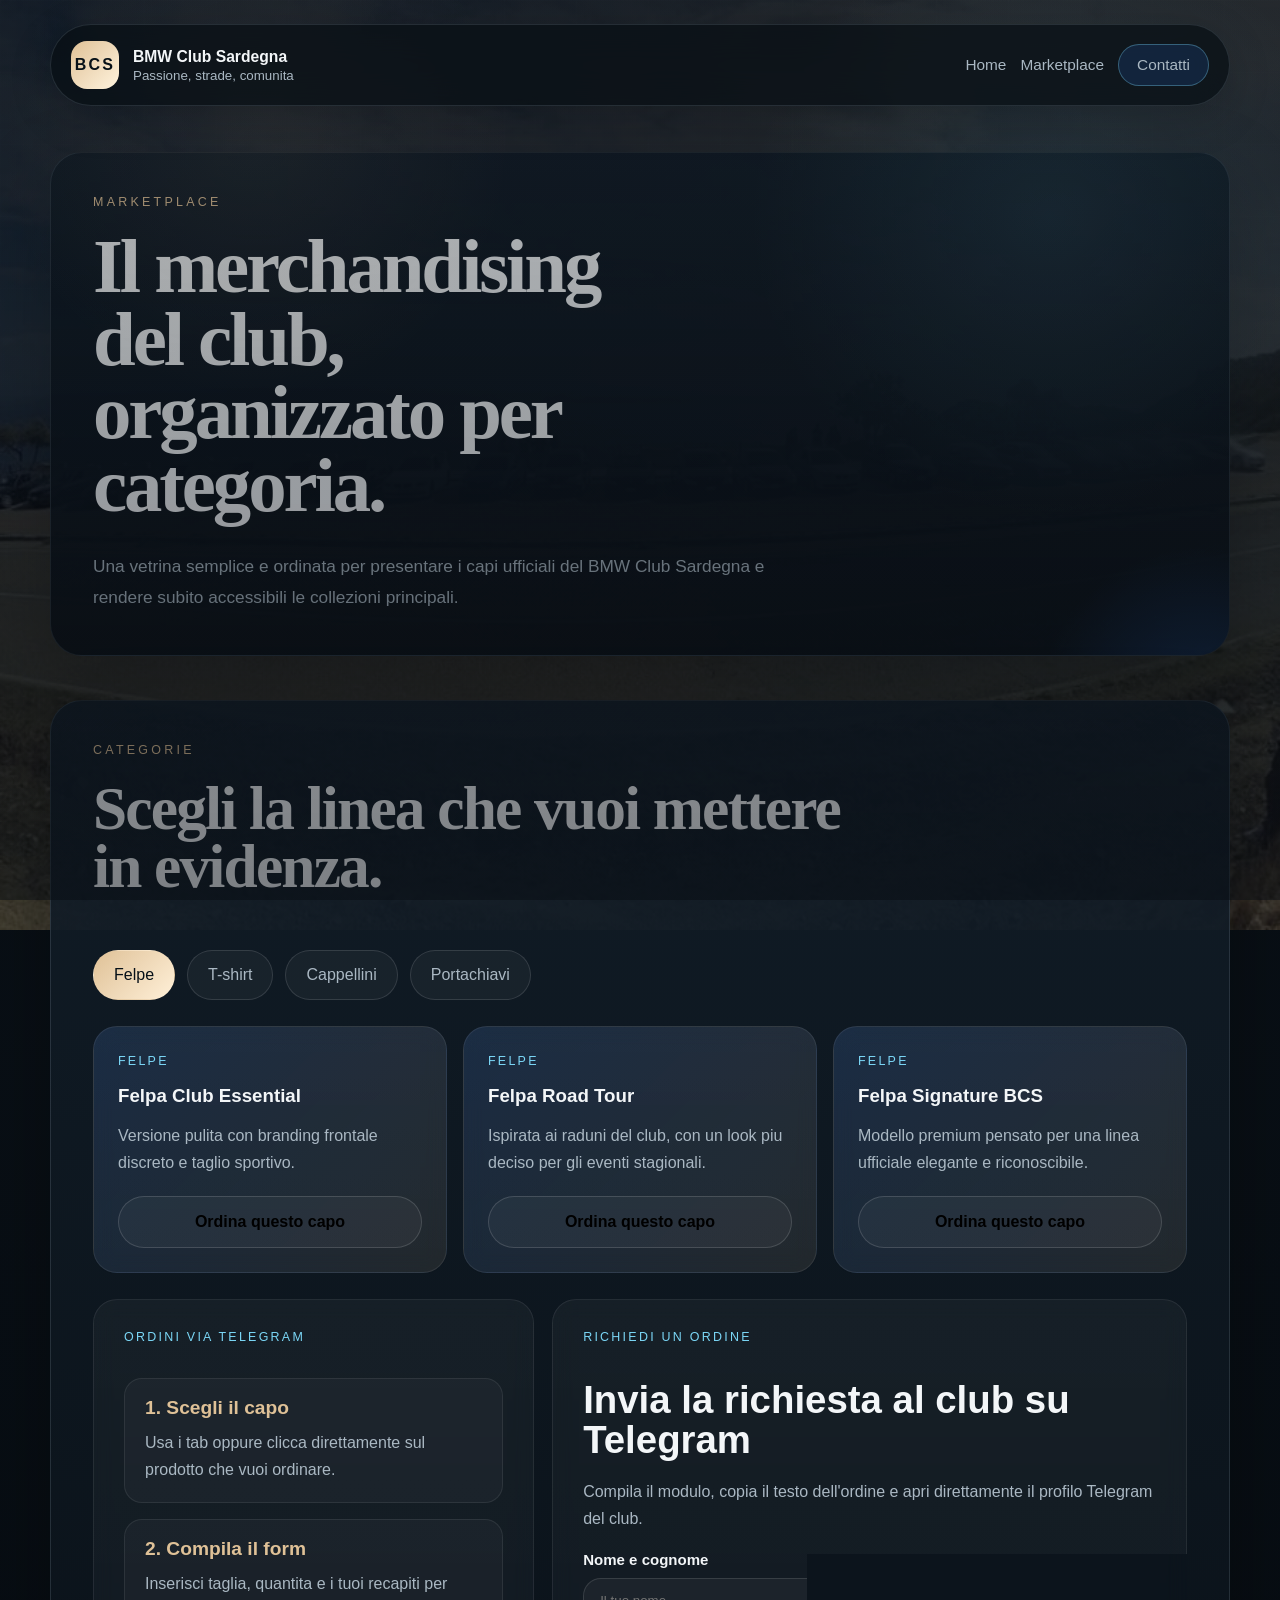
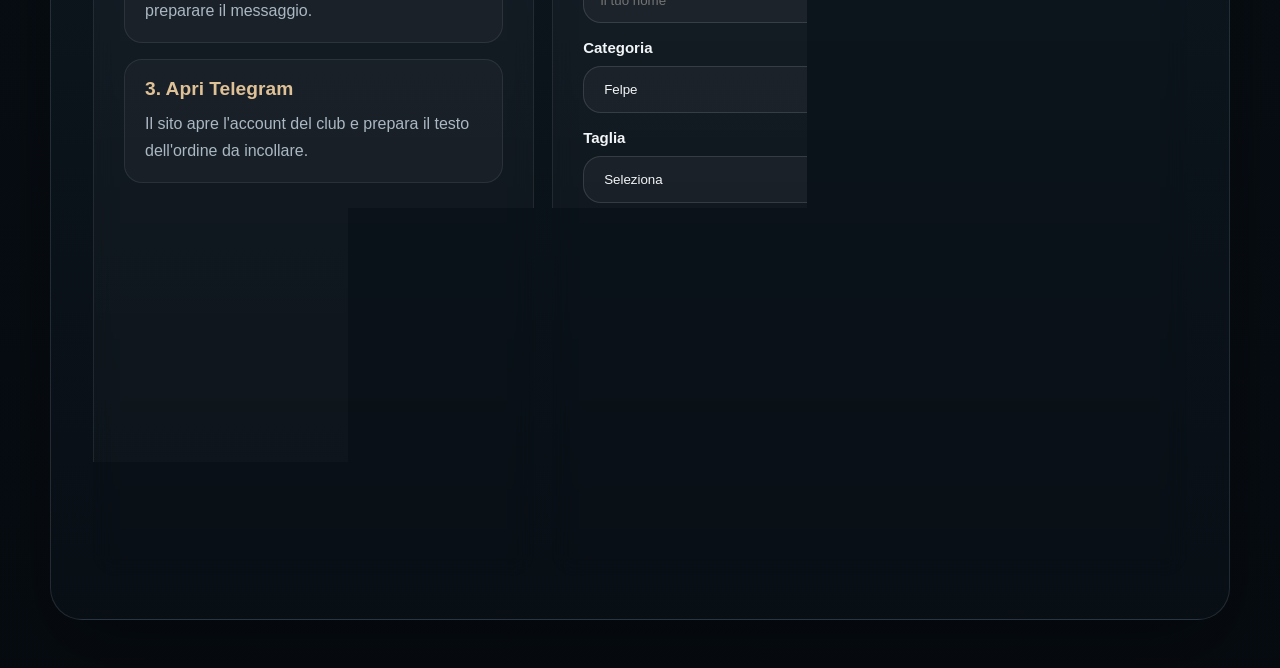
<file: marketplace.html>
<!DOCTYPE html>
<html lang="it">
<head>
  <meta charset="UTF-8">
  <meta name="viewport" content="width=device-width, initial-scale=1.0">
  <meta
    name="description"
    content="Marketplace BMW Club Sardegna con categorie dedicate a felpe, t-shirt, cappellini e accessori."
  >
  <title>Marketplace | BMW Club Sardegna</title>
  <link rel="stylesheet" href="styles.css">
</head>
<body>
  <div class="page-shell">
    <header class="site-header">
      <a class="brand" href="index.html" aria-label="BMW Club Sardegna Home">
        <span class="brand-mark">BCS</span>
        <span class="brand-copy">
          <strong>BMW Club Sardegna</strong>
          <small>Passione, strade, comunita</small>
        </span>
      </a>

      <nav class="site-nav story-nav" aria-label="Navigazione pagina marketplace">
        <a href="index.html#club">Home</a>
        <a href="marketplace.html">Marketplace</a>
        <a class="nav-cta" href="index.html#contatti">Contatti</a>
      </nav>
    </header>

    <main class="story-page marketplace-page">
      <section class="section story-hero reveal">
        <div class="section-heading">
          <p class="eyebrow">Marketplace</p>
          <h1>Il merchandising del club, organizzato per categoria.</h1>
        </div>
        <p class="story-lead">
          Una vetrina semplice e ordinata per presentare i capi ufficiali del BMW Club Sardegna e
          rendere subito accessibili le collezioni principali.
        </p>
      </section>

      <section class="section marketplace-section reveal">
        <div class="section-heading">
          <p class="eyebrow">Categorie</p>
          <h2>Scegli la linea che vuoi mettere in evidenza.</h2>
        </div>

        <div class="marketplace-tabs" role="tablist" aria-label="Categorie marketplace">
          <button
            class="marketplace-tab is-active"
            type="button"
            role="tab"
            id="tab-felpe"
            aria-selected="true"
            aria-controls="panel-felpe"
            data-tab-target="panel-felpe"
            data-category="Felpe"
          >
            Felpe
          </button>
          <button
            class="marketplace-tab"
            type="button"
            role="tab"
            id="tab-tshirt"
            aria-selected="false"
            aria-controls="panel-tshirt"
            data-tab-target="panel-tshirt"
            data-category="T-shirt"
            tabindex="-1"
          >
            T-shirt
          </button>
          <button
            class="marketplace-tab"
            type="button"
            role="tab"
            id="tab-cappellini"
            aria-selected="false"
            aria-controls="panel-cappellini"
            data-tab-target="panel-cappellini"
            data-category="Cappellini"
            tabindex="-1"
          >
            Cappellini
          </button>
          <button
            class="marketplace-tab"
            type="button"
            role="tab"
            id="tab-portachiavi"
            aria-selected="false"
            aria-controls="panel-portachiavi"
            data-tab-target="panel-portachiavi"
            data-category="Portachiavi"
            tabindex="-1"
          >
            Portachiavi
          </button>
        </div>

        <div
          class="marketplace-panel is-active"
          id="panel-felpe"
          role="tabpanel"
          aria-labelledby="tab-felpe"
        >
          <div class="product-grid">
            <article class="product-card" data-category="Felpe" data-product="Felpa Club Essential">
              <span class="product-tag">Felpe</span>
              <h3>Felpa Club Essential</h3>
              <p>Versione pulita con branding frontale discreto e taglio sportivo.</p>
              <button class="button button-secondary product-select-button" type="button" data-select-product>
                Ordina questo capo
              </button>
            </article>
            <article class="product-card" data-category="Felpe" data-product="Felpa Road Tour">
              <span class="product-tag">Felpe</span>
              <h3>Felpa Road Tour</h3>
              <p>Ispirata ai raduni del club, con un look piu deciso per gli eventi stagionali.</p>
              <button class="button button-secondary product-select-button" type="button" data-select-product>
                Ordina questo capo
              </button>
            </article>
            <article class="product-card" data-category="Felpe" data-product="Felpa Signature BCS">
              <span class="product-tag">Felpe</span>
              <h3>Felpa Signature BCS</h3>
              <p>Modello premium pensato per una linea ufficiale elegante e riconoscibile.</p>
              <button class="button button-secondary product-select-button" type="button" data-select-product>
                Ordina questo capo
              </button>
            </article>
          </div>
        </div>

        <div
          class="marketplace-panel"
          id="panel-tshirt"
          role="tabpanel"
          aria-labelledby="tab-tshirt"
          hidden
        >
          <div class="product-grid">
            <article class="product-card" data-category="T-shirt" data-product="T-shirt Classic Logo">
              <span class="product-tag">T-shirt</span>
              <h3>T-shirt Classic Logo</h3>
              <p>Una base essenziale per il merchandising quotidiano del club.</p>
              <button class="button button-secondary product-select-button" type="button" data-select-product>
                Ordina questo capo
              </button>
            </article>
            <article class="product-card" data-category="T-shirt" data-product="T-shirt Event Edition">
              <span class="product-tag">T-shirt</span>
              <h3>T-shirt Event Edition</h3>
              <p>Perfetta per lanciare versioni dedicate ai singoli raduni o tour speciali.</p>
              <button class="button button-secondary product-select-button" type="button" data-select-product>
                Ordina questo capo
              </button>
            </article>
            <article class="product-card" data-category="T-shirt" data-product="T-shirt Coastal Drive">
              <span class="product-tag">T-shirt</span>
              <h3>T-shirt Coastal Drive</h3>
              <p>Una proposta fresca e legata all'identita sarda del club.</p>
              <button class="button button-secondary product-select-button" type="button" data-select-product>
                Ordina questo capo
              </button>
            </article>
          </div>
        </div>

        <div
          class="marketplace-panel"
          id="panel-cappellini"
          role="tabpanel"
          aria-labelledby="tab-cappellini"
          hidden
        >
          <div class="product-grid">
            <article class="product-card" data-category="Cappellini" data-product="Cappellino Trucker Club Sardegna">
              <span class="product-tag">Cappellini</span>
              <div class="product-visual">
                <img
                  src="assets/capellino-marketplace.png"
                  alt="Cappellino BMW Club Sardegna bianco, rosso e nero"
                >
                <span>Bianco, rosso e nero</span>
              </div>
              <h3>Cappellino Trucker Club Sardegna</h3>
              <p>
                Modello ispirato al cappellino mostrato: frontale bianco con logo BMW Club Sardegna,
                rete rossa laterale e visiera nera.
              </p>
              <button class="button button-secondary product-select-button" type="button" data-select-product>
                Ordina questo capo
              </button>
            </article>
            <article class="product-card" data-category="Cappellini" data-product="Cap Classic BCS">
              <span class="product-tag">Cappellini</span>
              <h3>Cap Classic BCS</h3>
              <p>Profilo pulito e logo in evidenza per un accessorio sempre portabile.</p>
              <button class="button button-secondary product-select-button" type="button" data-select-product>
                Ordina questo capo
              </button>
            </article>
            <article class="product-card" data-category="Cappellini" data-product="Cap Track Edition">
              <span class="product-tag">Cappellini</span>
              <h3>Cap Track Edition</h3>
              <p>Look piu sportivo, pensato per eventi, raduni e contenuti social del club.</p>
              <button class="button button-secondary product-select-button" type="button" data-select-product>
                Ordina questo capo
              </button>
            </article>
            <article class="product-card" data-category="Cappellini" data-product="Cap Sardegna Route">
              <span class="product-tag">Cappellini</span>
              <h3>Cap Sardegna Route</h3>
              <p>Un modello che lega il merchandising al territorio e alle strade iconiche.</p>
              <button class="button button-secondary product-select-button" type="button" data-select-product>
                Ordina questo capo
              </button>
            </article>
          </div>
        </div>

        <div
          class="marketplace-panel"
          id="panel-portachiavi"
          role="tabpanel"
          aria-labelledby="tab-portachiavi"
          hidden
        >
          <div class="product-grid">
            <article class="product-card" data-category="Portachiavi" data-product="Portachiavi Logo Club Sardegna">
              <span class="product-tag">Portachiavi</span>
              <div class="product-visual">
                <img
                  src="assets/portachiave-marketplace.png"
                  alt="Portachiave BMW Club Sardegna tondo nero con dettagli blu e argento"
                >
                <span>Nero, argento e blu</span>
              </div>
              <h3>Portachiavi Logo Club Sardegna</h3>
              <p>
                Portachiavi tondo ispirato al modello mostrato, con finitura scura, dettagli metallici
                e logo BMW Club Sardegna in rilievo.
              </p>
              <button class="button button-secondary product-select-button" type="button" data-select-product>
                Ordina questo capo
              </button>
            </article>
          </div>
        </div>

        <div class="marketplace-order-layout">
          <article class="story-card story-card-side">
            <span class="panel-kicker">Ordini via Telegram</span>
            <div class="story-milestone">
              <strong>1. Scegli il capo</strong>
              <p>Usa i tab oppure clicca direttamente sul prodotto che vuoi ordinare.</p>
            </div>
            <div class="story-milestone">
              <strong>2. Compila il form</strong>
              <p>Inserisci taglia, quantita e i tuoi recapiti per preparare il messaggio.</p>
            </div>
            <div class="story-milestone">
              <strong>3. Apri Telegram</strong>
              <p>Il sito apre l'account del club e prepara il testo dell'ordine da incollare.</p>
            </div>
          </article>

          <article class="story-card order-form-panel">
            <span class="panel-kicker">Richiedi un ordine</span>
            <h3>Invia la richiesta al club su Telegram</h3>
            <p class="order-form-intro">
              Compila il modulo, copia il testo dell'ordine e apri direttamente il profilo Telegram
              del club.
            </p>

            <form class="order-form" data-telegram-order-form>
              <div class="field-grid">
                <label class="field">
                  <span>Nome e cognome</span>
                  <input type="text" name="customerName" required placeholder="Il tuo nome" />
                </label>

                <label class="field">
                  <span>Telefono</span>
                  <input type="tel" name="customerPhone" required placeholder="Il tuo numero" />
                </label>
              </div>

              <div class="field-grid">
                <label class="field">
                  <span>Categoria</span>
                  <select id="order-category" name="category" required>
                    <option value="Felpe">Felpe</option>
                    <option value="T-shirt">T-shirt</option>
                    <option value="Cappellini">Cappellini</option>
                    <option value="Portachiavi">Portachiavi</option>
                  </select>
                </label>

                <label class="field">
                  <span>Capo</span>
                  <select id="order-product" name="product" required></select>
                </label>
              </div>

              <div class="field-grid">
                <label class="field">
                  <span>Taglia</span>
                  <select name="size" required>
                    <option value="">Seleziona</option>
                    <option value="XS">XS</option>
                    <option value="S">S</option>
                    <option value="M">M</option>
                    <option value="L">L</option>
                    <option value="XL">XL</option>
                    <option value="XXL">XXL</option>
                    <option value="Taglia unica">Taglia unica</option>
                  </select>
                </label>

                <label class="field">
                  <span>Quantita</span>
                  <input type="number" name="quantity" min="1" value="1" required />
                </label>
              </div>

              <label class="field">
                <span>Note aggiuntive</span>
                <textarea
                  name="notes"
                  rows="4"
                  placeholder="Colore, dettagli, consegna o altre informazioni utili"
                ></textarea>
              </label>

              <p class="order-form-helper">
                Il messaggio verra copiato negli appunti, se consentito dal browser, e si aprira
                Telegram verso l'account del club: @Inolemela.
              </p>
              <p class="order-form-status" data-order-status aria-live="polite"></p>

              <button class="button button-primary" type="submit">Apri Telegram per l'ordine</button>
            </form>
          </article>
        </div>
      </section>
    </main>
  </div>

  <script src="script.js"></script>
</body>
</html>
</file>
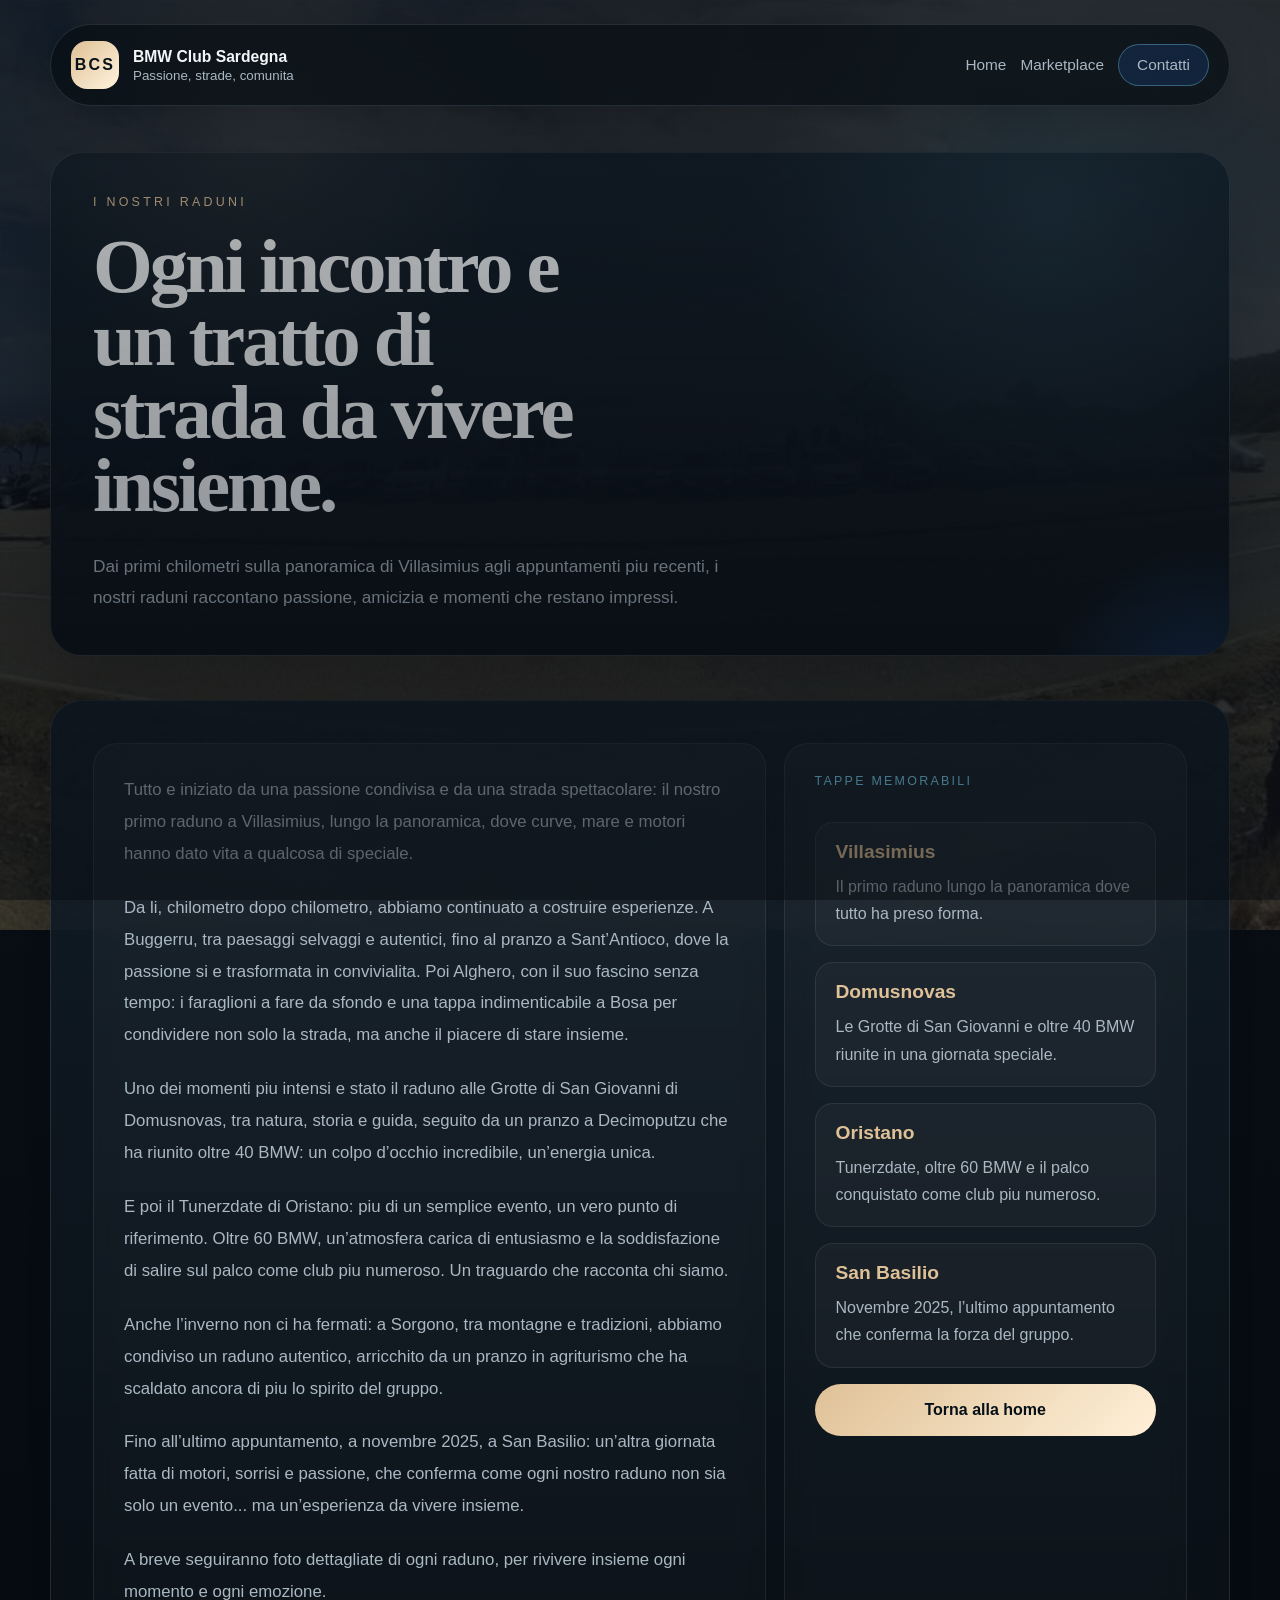
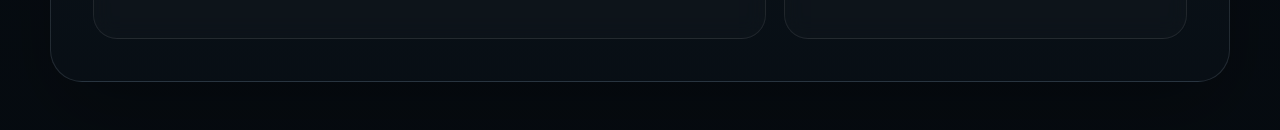
<file: raduni.html>
<!DOCTYPE html>
<html lang="it">
<head>
  <meta charset="UTF-8">
  <meta name="viewport" content="width=device-width, initial-scale=1.0">
  <meta
    name="description"
    content="I raduni del BMW Club Sardegna, dalle prime curve di Villasimius agli appuntamenti piu recenti vissuti insieme."
  >
  <title>I nostri raduni | BMW Club Sardegna</title>
  <link rel="stylesheet" href="styles.css">
</head>
<body>
  <div class="page-shell">
    <header class="site-header">
      <a class="brand" href="index.html" aria-label="BMW Club Sardegna Home">
        <span class="brand-mark">BCS</span>
        <span class="brand-copy">
          <strong>BMW Club Sardegna</strong>
          <small>Passione, strade, comunita</small>
        </span>
      </a>

      <nav class="site-nav story-nav" aria-label="Navigazione pagina raduni">
        <a href="index.html#club">Home</a>
        <a href="marketplace.html">Marketplace</a>
        <a class="nav-cta" href="index.html#contatti">Contatti</a>
      </nav>
    </header>

    <main class="story-page">
      <section class="section story-hero reveal">
        <div class="section-heading">
          <p class="eyebrow">I nostri raduni</p>
          <h1>Ogni incontro e un tratto di strada da vivere insieme.</h1>
        </div>
        <p class="story-lead">
          Dai primi chilometri sulla panoramica di Villasimius agli appuntamenti piu recenti, i
          nostri raduni raccontano passione, amicizia e momenti che restano impressi.
        </p>
      </section>

      <section class="section story-content reveal">
        <div class="story-layout">
          <article class="story-card story-card-main">
            <p>
              Tutto e iniziato da una passione condivisa e da una strada spettacolare: il nostro
              primo raduno a Villasimius, lungo la panoramica, dove curve, mare e motori hanno
              dato vita a qualcosa di speciale.
            </p>
            <p>
              Da li, chilometro dopo chilometro, abbiamo continuato a costruire esperienze. A
              Buggerru, tra paesaggi selvaggi e autentici, fino al pranzo a Sant&rsquo;Antioco, dove la
              passione si e trasformata in convivialita. Poi Alghero, con il suo fascino senza
              tempo: i faraglioni a fare da sfondo e una tappa indimenticabile a Bosa per
              condividere non solo la strada, ma anche il piacere di stare insieme.
            </p>
            <p>
              Uno dei momenti piu intensi e stato il raduno alle Grotte di San Giovanni di
              Domusnovas, tra natura, storia e guida, seguito da un pranzo a Decimoputzu che ha
              riunito oltre 40 BMW: un colpo d&rsquo;occhio incredibile, un&rsquo;energia unica.
            </p>
            <p>
              E poi il Tunerzdate di Oristano: piu di un semplice evento, un vero punto di
              riferimento. Oltre 60 BMW, un&rsquo;atmosfera carica di entusiasmo e la soddisfazione di
              salire sul palco come club piu numeroso. Un traguardo che racconta chi siamo.
            </p>
            <p>
              Anche l&rsquo;inverno non ci ha fermati: a Sorgono, tra montagne e tradizioni, abbiamo
              condiviso un raduno autentico, arricchito da un pranzo in agriturismo che ha
              scaldato ancora di piu lo spirito del gruppo.
            </p>
            <p>
              Fino all&rsquo;ultimo appuntamento, a novembre 2025, a San Basilio: un&rsquo;altra giornata
              fatta di motori, sorrisi e passione, che conferma come ogni nostro raduno non sia
              solo un evento... ma un&rsquo;esperienza da vivere insieme.
            </p>
            <p>
              A breve seguiranno foto dettagliate di ogni raduno, per rivivere insieme ogni
              momento e ogni emozione.
            </p>
          </article>

          <aside class="story-card story-card-side">
            <span class="panel-kicker">Tappe memorabili</span>
            <div class="story-milestone">
              <strong>Villasimius</strong>
              <p>Il primo raduno lungo la panoramica dove tutto ha preso forma.</p>
            </div>
            <div class="story-milestone">
              <strong>Domusnovas</strong>
              <p>Le Grotte di San Giovanni e oltre 40 BMW riunite in una giornata speciale.</p>
            </div>
            <div class="story-milestone">
              <strong>Oristano</strong>
              <p>Tunerzdate, oltre 60 BMW e il palco conquistato come club piu numeroso.</p>
            </div>
            <div class="story-milestone">
              <strong>San Basilio</strong>
              <p>Novembre 2025, l&rsquo;ultimo appuntamento che conferma la forza del gruppo.</p>
            </div>

            <a class="button button-primary" href="index.html#club">Torna alla home</a>
          </aside>
        </div>
      </section>
    </main>
  </div>

  <script src="script.js"></script>
</body>
</html>
</file>
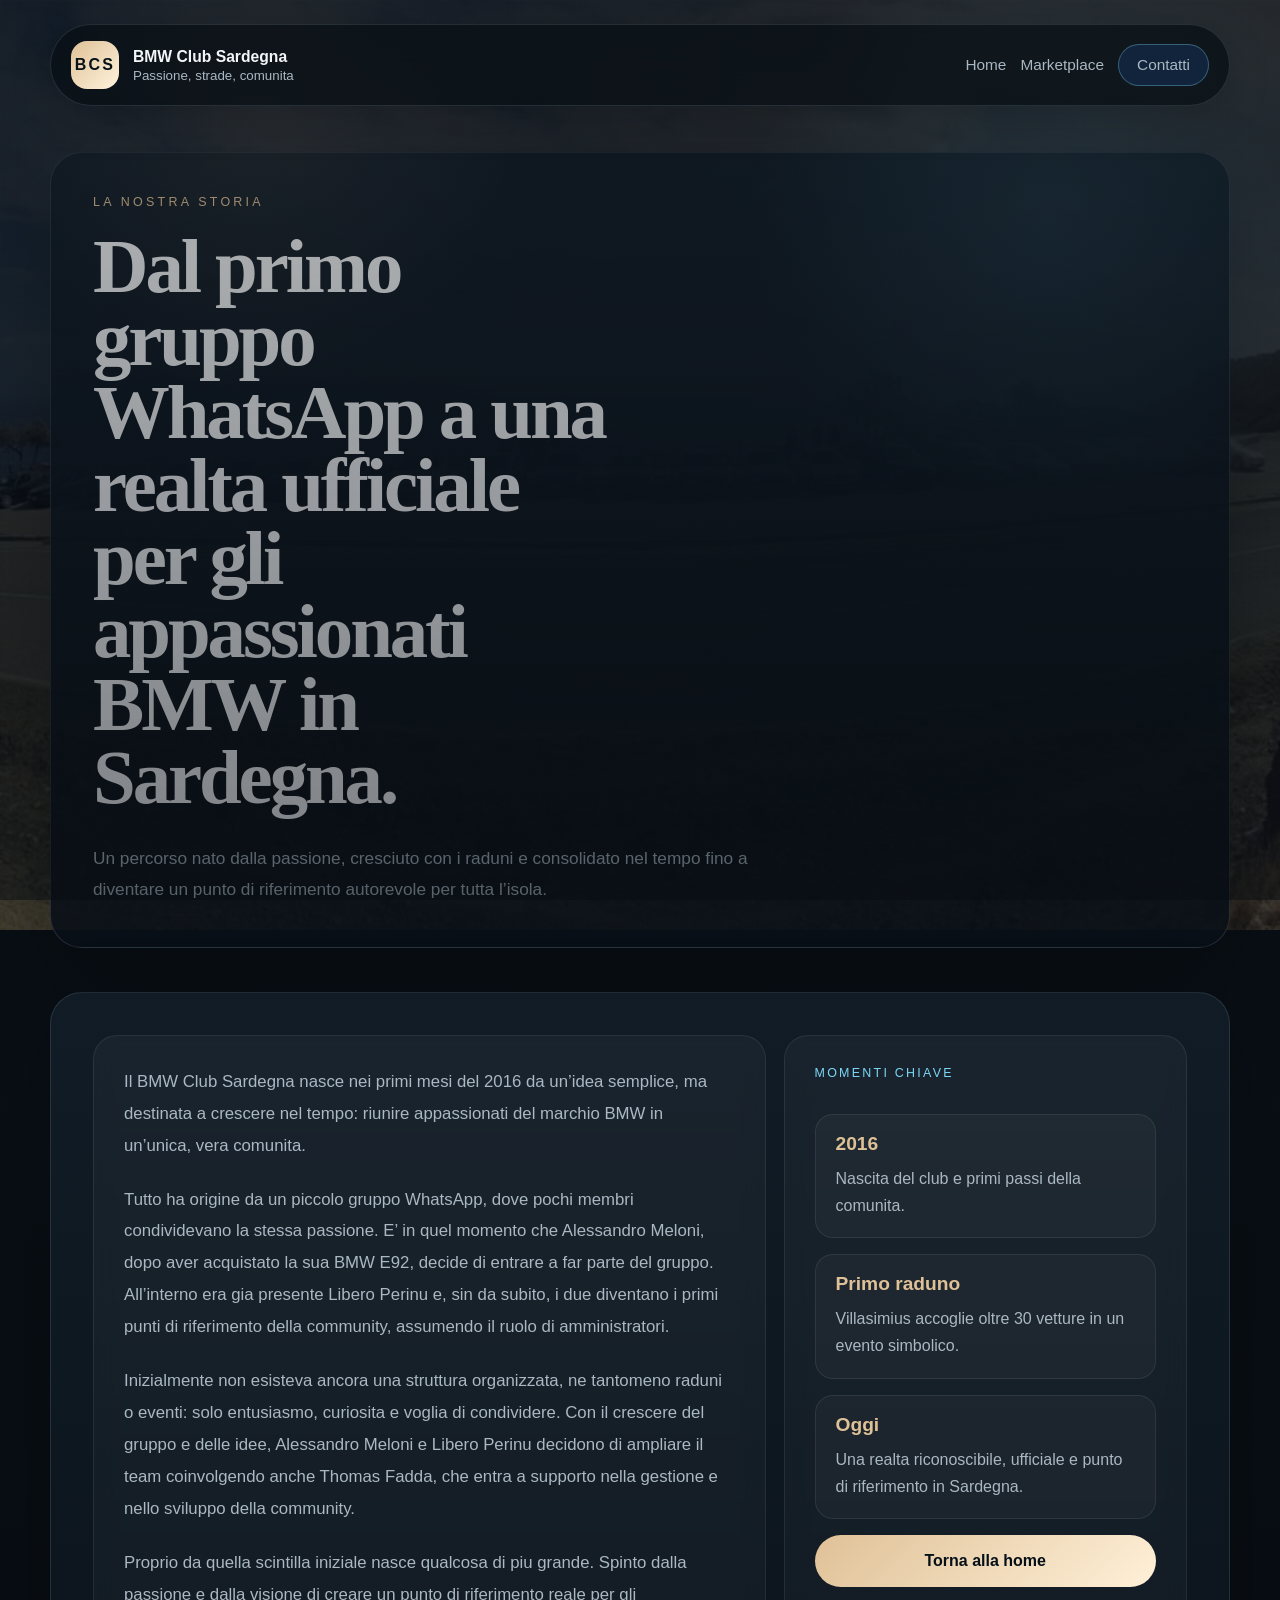
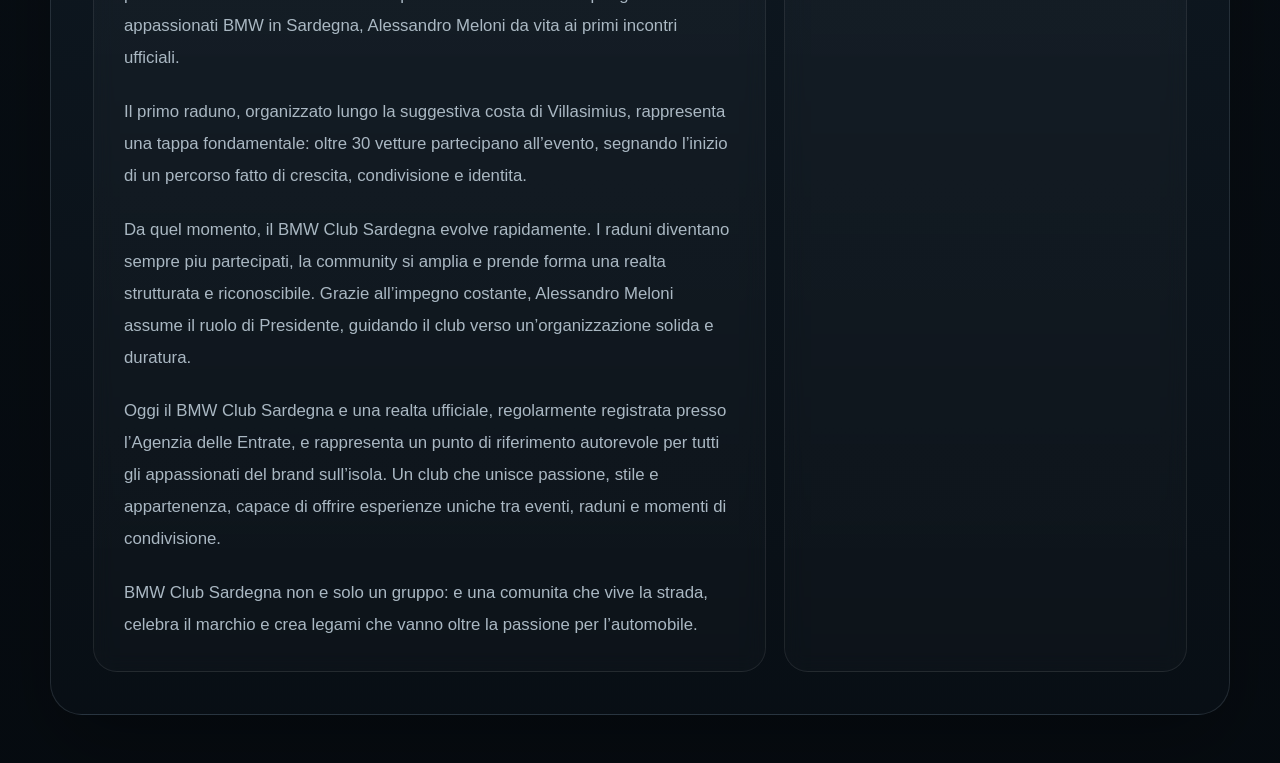
<file: storia.html>
<!DOCTYPE html>
<html lang="it">
<head>
  <meta charset="UTF-8">
  <meta name="viewport" content="width=device-width, initial-scale=1.0">
  <meta
    name="description"
    content="La storia del BMW Club Sardegna, dalle origini nel 2016 fino alla crescita come realta ufficiale."
  >
  <title>Storia | BMW Club Sardegna</title>
  <link rel="stylesheet" href="styles.css">
</head>
<body>
  <div class="page-shell">
    <header class="site-header">
      <a class="brand" href="index.html" aria-label="BMW Club Sardegna Home">
        <span class="brand-mark">BCS</span>
        <span class="brand-copy">
          <strong>BMW Club Sardegna</strong>
          <small>Passione, strade, comunita</small>
        </span>
      </a>

      <nav class="site-nav story-nav" aria-label="Navigazione pagina storia">
        <a href="index.html#club">Home</a>
        <a href="marketplace.html">Marketplace</a>
        <a class="nav-cta" href="index.html#contatti">Contatti</a>
      </nav>
    </header>

    <main class="story-page">
      <section class="section story-hero reveal">
        <div class="section-heading">
          <p class="eyebrow">La nostra storia</p>
          <h1>Dal primo gruppo WhatsApp a una realta ufficiale per gli appassionati BMW in Sardegna.</h1>
        </div>
        <p class="story-lead">
          Un percorso nato dalla passione, cresciuto con i raduni e consolidato nel tempo fino a
          diventare un punto di riferimento autorevole per tutta l&rsquo;isola.
        </p>
      </section>

      <section class="section story-content reveal">
        <div class="story-layout">
          <article class="story-card story-card-main">
            <p>
              Il BMW Club Sardegna nasce nei primi mesi del 2016 da un&rsquo;idea semplice, ma
              destinata a crescere nel tempo: riunire appassionati del marchio BMW in un&rsquo;unica,
              vera comunita.
            </p>
            <p>
              Tutto ha origine da un piccolo gruppo WhatsApp, dove pochi membri condividevano la
              stessa passione. E&rsquo; in quel momento che Alessandro Meloni, dopo aver acquistato la
              sua BMW E92, decide di entrare a far parte del gruppo. All&rsquo;interno era gia presente
              Libero Perinu e, sin da subito, i due diventano i primi punti di riferimento della
              community, assumendo il ruolo di amministratori.
            </p>
            <p>
              Inizialmente non esisteva ancora una struttura organizzata, ne tantomeno raduni o
              eventi: solo entusiasmo, curiosita e voglia di condividere. Con il crescere del
              gruppo e delle idee, Alessandro Meloni e Libero Perinu decidono di ampliare il team
              coinvolgendo anche Thomas Fadda, che entra a supporto nella gestione e nello sviluppo
              della community.
            </p>
            <p>
              Proprio da quella scintilla iniziale nasce qualcosa di piu grande. Spinto dalla
              passione e dalla visione di creare un punto di riferimento reale per gli appassionati
              BMW in Sardegna, Alessandro Meloni da vita ai primi incontri ufficiali.
            </p>
            <p>
              Il primo raduno, organizzato lungo la suggestiva costa di Villasimius, rappresenta
              una tappa fondamentale: oltre 30 vetture partecipano all&rsquo;evento, segnando l&rsquo;inizio
              di un percorso fatto di crescita, condivisione e identita.
            </p>
            <p>
              Da quel momento, il BMW Club Sardegna evolve rapidamente. I raduni diventano sempre
              piu partecipati, la community si amplia e prende forma una realta strutturata e
              riconoscibile. Grazie all&rsquo;impegno costante, Alessandro Meloni assume il ruolo di
              Presidente, guidando il club verso un&rsquo;organizzazione solida e duratura.
            </p>
            <p>
              Oggi il BMW Club Sardegna e una realta ufficiale, regolarmente registrata presso
              l&rsquo;Agenzia delle Entrate, e rappresenta un punto di riferimento autorevole per tutti
              gli appassionati del brand sull&rsquo;isola. Un club che unisce passione, stile e
              appartenenza, capace di offrire esperienze uniche tra eventi, raduni e momenti di
              condivisione.
            </p>
            <p>
              BMW Club Sardegna non e solo un gruppo: e una comunita che vive la strada, celebra
              il marchio e crea legami che vanno oltre la passione per l&rsquo;automobile.
            </p>
          </article>

          <aside class="story-card story-card-side">
            <span class="panel-kicker">Momenti chiave</span>
            <div class="story-milestone">
              <strong>2016</strong>
              <p>Nascita del club e primi passi della comunita.</p>
            </div>
            <div class="story-milestone">
              <strong>Primo raduno</strong>
              <p>Villasimius accoglie oltre 30 vetture in un evento simbolico.</p>
            </div>
            <div class="story-milestone">
              <strong>Oggi</strong>
              <p>Una realta riconoscibile, ufficiale e punto di riferimento in Sardegna.</p>
            </div>

            <a class="button button-primary" href="index.html#club">Torna alla home</a>
          </aside>
        </div>
      </section>
    </main>
  </div>

  <script src="script.js"></script>
</body>
</html>
</file>
<file: styles.css>
:root {
  --bg: #0a1118;
  --bg-soft: #101a24;
  --surface: rgba(16, 26, 36, 0.78);
  --surface-strong: rgba(11, 18, 26, 0.94);
  --line: rgba(166, 184, 198, 0.16);
  --text: #f3f6f8;
  --muted: #aab8c3;
  --blue: #2f80ff;
  --cyan: #7bd7f6;
  --sand: #dfc197;
  --hero-photo: url("./assets/bmw-club-sardegna-hero.jpg");
  --showcase-photo: url("./assets/club-showcase-bg.jpeg");
  --shadow: 0 30px 80px rgba(0, 0, 0, 0.28);
  --radius-xl: 32px;
  --radius-lg: 24px;
  --radius-md: 18px;
  --max-width: 1180px;
}

* {
  box-sizing: border-box;
}

html {
  scroll-behavior: smooth;
}

body {
  margin: 0;
  min-height: 100vh;
  font-family: "Aptos", "Segoe UI Variable", "Trebuchet MS", sans-serif;
  color: var(--text);
  background:
    linear-gradient(180deg, rgba(6, 11, 16, 0.84) 0%, rgba(6, 11, 16, 0.7) 42%, rgba(6, 11, 16, 0.88) 100%),
    radial-gradient(circle at top left, rgba(47, 128, 255, 0.18), transparent 34%),
    radial-gradient(circle at 85% 18%, rgba(123, 215, 246, 0.14), transparent 22%),
    var(--hero-photo) center center / cover fixed no-repeat,
    linear-gradient(180deg, #081017 0%, #0f1821 48%, #091017 100%);
}

body::before {
  content: "";
  position: fixed;
  inset: 0;
  pointer-events: none;
  background-image:
    linear-gradient(rgba(255, 255, 255, 0.02) 1px, transparent 1px),
    linear-gradient(90deg, rgba(255, 255, 255, 0.02) 1px, transparent 1px);
  background-size: 72px 72px;
  mask-image: linear-gradient(180deg, rgba(0, 0, 0, 0.5), transparent 90%);
}

body::after {
  content: "";
  position: fixed;
  inset: 0;
  pointer-events: none;
  background:
    linear-gradient(180deg, rgba(7, 12, 18, 0.24), rgba(7, 12, 18, 0.5)),
    radial-gradient(circle at 20% 16%, rgba(223, 193, 151, 0.08), transparent 20%),
    radial-gradient(circle at 82% 24%, rgba(123, 215, 246, 0.1), transparent 24%);
}

a {
  color: inherit;
  text-decoration: none;
}

button {
  font: inherit;
}

.page-shell {
  width: min(calc(100% - 32px), var(--max-width));
  margin: 0 auto;
  padding: 24px 0 48px;
}

.site-header {
  position: sticky;
  top: 18px;
  z-index: 20;
  display: flex;
  align-items: center;
  justify-content: space-between;
  gap: 20px;
  padding: 16px 20px;
  border: 1px solid var(--line);
  border-radius: 999px;
  background: rgba(8, 14, 20, 0.72);
  backdrop-filter: blur(18px);
  box-shadow: 0 12px 45px rgba(0, 0, 0, 0.16);
}

.brand {
  display: inline-flex;
  align-items: center;
  gap: 14px;
}

.brand-mark {
  display: grid;
  place-items: center;
  width: 48px;
  height: 48px;
  border-radius: 16px;
  color: #071118;
  font-weight: 800;
  letter-spacing: 0.14em;
  background: linear-gradient(135deg, var(--sand), #fff3dd);
}

.brand-copy {
  display: flex;
  flex-direction: column;
  gap: 2px;
}

.brand-copy strong {
  font-size: 0.98rem;
}

.brand-copy small,
.site-nav a,
.hero-text,
.hero-stats span,
.panel p,
.route-card p,
.experience-copy p,
.feature-list li,
.board-row span,
.footer-note,
.footer-actions a {
  color: var(--muted);
}

.site-nav {
  display: flex;
  align-items: center;
  gap: 22px;
}

.site-nav a {
  font-size: 0.96rem;
  transition: color 180ms ease, transform 180ms ease;
}

.site-nav a:hover,
.site-nav a:focus-visible,
.footer-actions a:hover,
.footer-actions a:focus-visible {
  color: var(--text);
}

.nav-cta {
  padding: 11px 18px;
  border: 1px solid rgba(123, 215, 246, 0.34);
  border-radius: 999px;
  background: rgba(47, 128, 255, 0.14);
}

.nav-toggle {
  display: none;
  padding: 10px 14px;
  border: 1px solid var(--line);
  border-radius: 999px;
  color: var(--text);
  background: rgba(255, 255, 255, 0.04);
}

.hero,
.section,
.site-footer {
  position: relative;
  overflow: hidden;
  border: 1px solid var(--line);
  border-radius: var(--radius-xl);
  background: linear-gradient(180deg, rgba(18, 29, 40, 0.92), rgba(9, 15, 22, 0.9));
  box-shadow: var(--shadow);
}

.hero {
  display: grid;
  grid-template-columns: 1.2fr 0.9fr;
  gap: 34px;
  margin-top: 24px;
  padding: 56px;
  min-height: 78vh;
  align-items: end;
  background:
    linear-gradient(90deg, rgba(5, 10, 15, 0.86) 0%, rgba(5, 10, 15, 0.64) 42%, rgba(5, 10, 15, 0.4) 72%, rgba(5, 10, 15, 0.72) 100%),
    linear-gradient(180deg, rgba(7, 12, 17, 0.12) 0%, rgba(7, 12, 17, 0.58) 100%),
    linear-gradient(180deg, rgba(18, 29, 40, 0.92), rgba(9, 15, 22, 0.9));
}

.hero::before,
.section::before,
.site-footer::before {
  content: "";
  position: absolute;
  inset: auto -12% -45% auto;
  width: 340px;
  height: 340px;
  border-radius: 50%;
  background: radial-gradient(circle, rgba(47, 128, 255, 0.26), transparent 68%);
  pointer-events: none;
}

.hero::after {
  content: "";
  position: absolute;
  inset: 0;
  background:
    radial-gradient(circle at 18% 20%, rgba(123, 215, 246, 0.18), transparent 28%),
    linear-gradient(180deg, rgba(255, 255, 255, 0.03), transparent 28%);
  pointer-events: none;
}

.eyebrow {
  margin: 0 0 12px;
  text-transform: uppercase;
  letter-spacing: 0.26em;
  font-size: 0.78rem;
  color: var(--sand);
}

h1,
h2,
h3 {
  margin: 0;
  line-height: 0.95;
}

h1,
.section-heading h2,
.site-footer h2 {
  font-family: "Palatino Linotype", "Book Antiqua", Georgia, serif;
}

h1 {
  max-width: 10ch;
  font-size: clamp(3.6rem, 8vw, 6.8rem);
  letter-spacing: -0.04em;
}

.hero-text {
  max-width: 58ch;
  margin: 24px 0 0;
  font-size: 1.05rem;
  line-height: 1.7;
}

.hero-copy,
.hero-visual {
  position: relative;
  z-index: 1;
}

.hero-copy {
  max-width: 760px;
  padding: 30px;
  border: 1px solid rgba(255, 255, 255, 0.12);
  border-radius: 30px;
  background: linear-gradient(180deg, rgba(6, 11, 16, 0.72), rgba(6, 11, 16, 0.5));
  backdrop-filter: blur(14px);
}

.hero-actions {
  display: flex;
  flex-wrap: wrap;
  gap: 14px;
  margin-top: 28px;
}

.button {
  display: inline-flex;
  align-items: center;
  justify-content: center;
  min-height: 52px;
  padding: 0 22px;
  border-radius: 999px;
  font-weight: 700;
  transition: transform 180ms ease, border-color 180ms ease, background 180ms ease;
}

.button:hover,
.button:focus-visible {
  transform: translateY(-1px);
}

.button-primary {
  color: #061018;
  background: linear-gradient(135deg, var(--sand), #fff0d8);
}

.button-secondary {
  border: 1px solid rgba(255, 255, 255, 0.14);
  background: rgba(255, 255, 255, 0.04);
}

.hero-stats {
  display: grid;
  grid-template-columns: repeat(3, minmax(0, 1fr));
  gap: 14px;
  margin-top: 42px;
}

.hero-stats article,
.showcase-card,
.showcase-grid article,
.panel,
.route-card,
.experience-board {
  border: 1px solid rgba(255, 255, 255, 0.08);
  background: linear-gradient(180deg, rgba(255, 255, 255, 0.05), rgba(255, 255, 255, 0.03));
  backdrop-filter: blur(10px);
}

.hero-stats article {
  padding: 18px;
  border-radius: var(--radius-md);
  background: linear-gradient(180deg, rgba(8, 14, 19, 0.64), rgba(8, 14, 19, 0.48));
}

.hero-stats strong {
  display: block;
  margin-bottom: 8px;
  font-size: 1.4rem;
}

.hero-visual {
  display: grid;
  align-content: center;
  gap: 18px;
}

.showcase-card {
  position: relative;
  overflow: hidden;
  border-radius: 28px;
  padding: 26px;
  background: linear-gradient(180deg, rgba(7, 12, 18, 0.72), rgba(7, 12, 18, 0.56));
}

.main-card {
  min-height: 320px;
  background:
    linear-gradient(180deg, rgba(6, 10, 14, 0.18), rgba(6, 10, 14, 0.72)),
    linear-gradient(135deg, rgba(5, 10, 14, 0.08), rgba(5, 10, 14, 0.56)),
    radial-gradient(circle at 25% 18%, rgba(123, 215, 246, 0.24), transparent 28%),
    var(--showcase-photo) center center / cover no-repeat,
    linear-gradient(135deg, rgba(47, 128, 255, 0.22), rgba(8, 12, 17, 0.78));
}

.main-card::after {
  content: "";
  position: absolute;
  inset: auto -5% -25% 24%;
  height: 160px;
  border-top: 2px solid rgba(255, 255, 255, 0.2);
  border-radius: 50%;
  transform: rotate(-8deg);
  opacity: 0.65;
}

.card-tag,
.mini-label,
.route-kicker {
  display: inline-flex;
  align-items: center;
  gap: 8px;
  margin-bottom: 16px;
  font-size: 0.78rem;
  text-transform: uppercase;
  letter-spacing: 0.18em;
  color: var(--cyan);
}

.main-card h2 {
  max-width: 8ch;
  font-size: clamp(2.6rem, 4vw, 4rem);
}

.main-card p,
.side-card p {
  max-width: 26ch;
  margin-top: 14px;
  line-height: 1.7;
}

.side-card {
  margin-left: auto;
  width: min(100%, 320px);
  background: linear-gradient(180deg, rgba(7, 12, 18, 0.82), rgba(7, 12, 18, 0.68));
}

.side-card strong {
  display: block;
  font-size: 1.5rem;
}

.showcase-grid {
  display: grid;
  grid-template-columns: repeat(3, minmax(0, 1fr));
  gap: 12px;
}

.showcase-grid article {
  padding: 18px 16px;
  border-radius: 20px;
  background: linear-gradient(180deg, rgba(7, 12, 18, 0.78), rgba(7, 12, 18, 0.58));
}

.showcase-grid span,
.panel-index {
  color: var(--sand);
  font-size: 0.88rem;
}

.panel-kicker {
  display: inline-flex;
  align-items: center;
  margin-bottom: 18px;
  font-size: 0.78rem;
  letter-spacing: 0.18em;
  text-transform: uppercase;
  color: var(--cyan);
}

.showcase-grid strong,
.panel h3,
.route-card h3 {
  display: block;
  margin-top: 10px;
  font-size: 1.26rem;
}

.section,
.site-footer {
  margin-top: 22px;
  padding: 42px;
}

.section-heading {
  display: grid;
  gap: 10px;
  max-width: 760px;
  margin-bottom: 28px;
}

.section-heading h2,
.site-footer h2 {
  font-size: clamp(2.5rem, 4.8vw, 4.2rem);
  letter-spacing: -0.03em;
}

.intro-layout {
  display: grid;
  grid-template-columns: 1.3fr repeat(4, 1fr);
  gap: 16px;
}

.panel {
  min-height: 210px;
  padding: 24px;
  border-radius: var(--radius-lg);
}

.panel-large {
  display: flex;
  flex-direction: column;
  align-items: flex-start;
  justify-content: space-between;
  background:
    linear-gradient(180deg, rgba(255, 255, 255, 0.03), rgba(8, 12, 17, 0.08)),
    linear-gradient(135deg, rgba(223, 193, 151, 0.18), rgba(47, 128, 255, 0.12));
}

.panel-large p {
  max-width: 52ch;
  font-size: 1.08rem;
  line-height: 1.8;
}

.panel-link {
  display: block;
  transition: transform 180ms ease, border-color 180ms ease, background 180ms ease;
}

.panel-link:hover,
.panel-link:focus-visible {
  transform: translateY(-4px);
  border-color: rgba(123, 215, 246, 0.3);
  background:
    linear-gradient(180deg, rgba(255, 255, 255, 0.04), rgba(8, 12, 17, 0.1)),
    linear-gradient(135deg, rgba(223, 193, 151, 0.22), rgba(47, 128, 255, 0.16));
}

.panel-action {
  margin-top: 24px;
  font-weight: 700;
  color: var(--text);
}

.panel-compact {
  display: flex;
  flex-direction: column;
  justify-content: space-between;
}

.panel h3,
.route-card h3 {
  line-height: 1.08;
}

.panel p,
.route-card p {
  margin: 16px 0 0;
  line-height: 1.7;
}

.route-grid {
  display: grid;
  grid-template-columns: repeat(3, minmax(0, 1fr));
  gap: 16px;
}

.route-card {
  min-height: 280px;
  display: flex;
  flex-direction: column;
  justify-content: space-between;
  padding: 24px;
  border-radius: var(--radius-lg);
}

.route-card-a {
  background:
    linear-gradient(180deg, rgba(6, 11, 16, 0.18), rgba(6, 11, 16, 0.74)),
    linear-gradient(135deg, rgba(10, 20, 32, 0.1), rgba(18, 34, 48, 0.3)),
    url("./assets/blue-coast-run-bg.jpeg") center center / cover no-repeat;
}

.route-card-b {
  background:
    linear-gradient(180deg, rgba(8, 12, 17, 0.18), rgba(8, 12, 17, 0.7)),
    linear-gradient(135deg, rgba(223, 193, 151, 0.3), rgba(12, 22, 31, 0.2));
}

.route-card-c {
  background:
    linear-gradient(180deg, rgba(8, 12, 17, 0.2), rgba(8, 12, 17, 0.72)),
    linear-gradient(135deg, rgba(91, 113, 140, 0.54), rgba(18, 30, 42, 0.26));
}

.experience-layout {
  display: grid;
  grid-template-columns: 1.05fr 0.95fr;
  gap: 18px;
}

.experience-copy,
.experience-board {
  border-radius: var(--radius-lg);
  padding: 28px;
}

.experience-copy {
  background:
    linear-gradient(180deg, rgba(255, 255, 255, 0.03), rgba(255, 255, 255, 0.02)),
    rgba(7, 12, 18, 0.82);
}

.feature-list {
  display: grid;
  gap: 12px;
  padding: 0;
  margin: 24px 0 0;
  list-style: none;
}

.feature-list li {
  padding: 14px 16px;
  border: 1px solid rgba(255, 255, 255, 0.08);
  border-radius: 16px;
  background: rgba(255, 255, 255, 0.03);
}

.experience-board {
  display: grid;
  gap: 14px;
}

.board-row {
  padding: 18px 20px;
  border-radius: 18px;
  background: rgba(255, 255, 255, 0.04);
}

.board-row strong {
  display: block;
  margin-top: 8px;
  font-size: 1.18rem;
}

.site-footer {
  display: grid;
  gap: 24px;
}

.story-page {
  display: grid;
  gap: 22px;
  margin-top: 24px;
}

.story-nav {
  gap: 14px;
}

.story-hero h1 {
  max-width: 14ch;
  font-size: clamp(3rem, 6vw, 5.2rem);
}

.story-lead {
  max-width: 70ch;
  margin: 10px 0 0;
  color: var(--muted);
  font-size: 1.08rem;
  line-height: 1.8;
}

.story-layout {
  display: grid;
  grid-template-columns: 1.25fr 0.75fr;
  gap: 18px;
}

.story-card {
  border: 1px solid rgba(255, 255, 255, 0.08);
  border-radius: var(--radius-lg);
  padding: 30px;
  background: linear-gradient(180deg, rgba(255, 255, 255, 0.04), rgba(255, 255, 255, 0.02));
  backdrop-filter: blur(10px);
}

.story-card-main p {
  margin: 0;
  color: var(--muted);
  font-size: 1.05rem;
  line-height: 1.9;
}

.story-card-main p + p {
  margin-top: 22px;
}

.story-card-side {
  display: grid;
  align-content: start;
  gap: 16px;
}

.marketplace-page {
  gap: 22px;
}

.marketplace-section {
  display: grid;
  gap: 26px;
}

.marketplace-tabs {
  display: flex;
  flex-wrap: wrap;
  gap: 12px;
}

.marketplace-tab {
  min-height: 50px;
  padding: 0 20px;
  border: 1px solid rgba(255, 255, 255, 0.12);
  border-radius: 999px;
  color: var(--muted);
  background: rgba(255, 255, 255, 0.04);
  cursor: pointer;
  transition: transform 180ms ease, border-color 180ms ease, color 180ms ease, background 180ms ease;
}

.marketplace-tab:hover,
.marketplace-tab:focus-visible {
  color: var(--text);
  border-color: rgba(123, 215, 246, 0.38);
}

.marketplace-tab.is-active {
  color: #061018;
  border-color: transparent;
  background: linear-gradient(135deg, var(--sand), #fff0d8);
}

.marketplace-panel {
  display: none;
}

.marketplace-panel.is-active {
  display: block;
}

.marketplace-order-layout {
  display: grid;
  grid-template-columns: 0.82fr 1.18fr;
  gap: 18px;
}

.product-grid {
  display: grid;
  grid-template-columns: repeat(3, minmax(0, 1fr));
  gap: 16px;
}

.product-card {
  min-height: 220px;
  padding: 24px;
  border: 1px solid rgba(255, 255, 255, 0.08);
  border-radius: var(--radius-lg);
  background:
    linear-gradient(180deg, rgba(255, 255, 255, 0.04), rgba(255, 255, 255, 0.02)),
    linear-gradient(135deg, rgba(47, 128, 255, 0.12), rgba(223, 193, 151, 0.08));
  backdrop-filter: blur(10px);
}

.product-visual {
  position: relative;
  display: grid;
  place-items: end start;
  min-height: 170px;
  margin-bottom: 18px;
  padding: 18px;
  border-radius: 22px;
  border: 1px solid rgba(255, 255, 255, 0.08);
  overflow: hidden;
  background: linear-gradient(180deg, rgba(10, 14, 19, 0.9), rgba(20, 25, 31, 0.84));
}

.product-visual img {
  position: absolute;
  inset: 0;
  width: 100%;
  height: 100%;
  object-fit: cover;
}

.product-visual span {
  position: relative;
  z-index: 1;
  padding: 8px 12px;
  border-radius: 999px;
  font-size: 0.76rem;
  letter-spacing: 0.12em;
  text-transform: uppercase;
  color: var(--text);
  background: rgba(8, 14, 20, 0.62);
}

.product-tag {
  display: inline-flex;
  margin-bottom: 18px;
  font-size: 0.78rem;
  text-transform: uppercase;
  letter-spacing: 0.18em;
  color: var(--cyan);
}

.product-card h3 {
  line-height: 1.08;
}

.product-card p {
  margin: 16px 0 0;
  color: var(--muted);
  line-height: 1.7;
}

.product-select-button {
  width: 100%;
  margin-top: 20px;
}

.order-form-panel {
  display: grid;
  gap: 18px;
}

.order-form-panel h3 {
  font-size: clamp(1.9rem, 3vw, 2.5rem);
  line-height: 1.04;
}

.order-form-intro,
.order-form-helper {
  margin: 0;
  color: var(--muted);
  line-height: 1.7;
}

.order-form-status {
  margin: 0;
  min-height: 1.6em;
  color: var(--cyan);
  line-height: 1.6;
}

.order-form {
  display: grid;
  gap: 16px;
}

.field-grid {
  display: grid;
  grid-template-columns: repeat(2, minmax(0, 1fr));
  gap: 16px;
}

.field {
  display: grid;
  gap: 10px;
}

.field span {
  font-size: 0.94rem;
  font-weight: 700;
  color: var(--text);
}

.field input,
.field select,
.field textarea {
  width: 100%;
  padding: 14px 16px;
  border: 1px solid rgba(255, 255, 255, 0.12);
  border-radius: 18px;
  color: var(--text);
  background: rgba(255, 255, 255, 0.04);
  outline: none;
}

.field textarea {
  resize: vertical;
  min-height: 120px;
}

.field input:focus,
.field select:focus,
.field textarea:focus {
  border-color: rgba(123, 215, 246, 0.4);
  box-shadow: 0 0 0 3px rgba(47, 128, 255, 0.12);
}

.story-milestone {
  padding: 18px 20px;
  border: 1px solid rgba(255, 255, 255, 0.08);
  border-radius: 18px;
  background: rgba(255, 255, 255, 0.03);
}

.story-milestone strong {
  display: block;
  font-size: 1.2rem;
  color: var(--sand);
}

.story-milestone p {
  margin: 10px 0 0;
  color: var(--muted);
  line-height: 1.7;
}

.footer-actions {
  display: flex;
  flex-wrap: wrap;
  gap: 18px;
}

.footer-note {
  margin: 0;
  padding-top: 8px;
  border-top: 1px solid rgba(255, 255, 255, 0.08);
}

.reveal {
  opacity: 0;
  transform: translateY(26px);
  transition: opacity 700ms ease, transform 700ms ease;
}

.reveal.is-visible {
  opacity: 1;
  transform: translateY(0);
}

@media (max-width: 1080px) {
  .hero,
  .intro-layout,
  .route-grid,
  .experience-layout,
  .story-layout,
  .marketplace-order-layout,
  .product-grid {
    grid-template-columns: 1fr;
  }

  .hero {
    min-height: auto;
    background-position: center center;
  }

  h1 {
    max-width: 12ch;
  }

  .hero-stats,
  .showcase-grid {
    grid-template-columns: repeat(2, minmax(0, 1fr));
  }
}

@media (max-width: 760px) {
  body {
    background:
      linear-gradient(180deg, rgba(6, 11, 16, 0.88) 0%, rgba(6, 11, 16, 0.76) 42%, rgba(6, 11, 16, 0.9) 100%),
      radial-gradient(circle at top left, rgba(47, 128, 255, 0.16), transparent 34%),
      radial-gradient(circle at 85% 18%, rgba(123, 215, 246, 0.1), transparent 22%),
      var(--hero-photo) center center / cover no-repeat,
      linear-gradient(180deg, #081017 0%, #0f1821 48%, #091017 100%);
  }

  .page-shell {
    width: min(calc(100% - 20px), var(--max-width));
    padding-top: 16px;
  }

  .site-header {
    top: 10px;
    display: grid;
    grid-template-columns: 1fr auto;
    border-radius: 28px;
  }

  .nav-toggle {
    display: inline-flex;
    align-items: center;
    justify-content: center;
  }

  .site-nav {
    display: none;
    grid-column: 1 / -1;
    flex-direction: column;
    align-items: stretch;
    padding-top: 4px;
  }

  .site-nav.is-open {
    display: flex;
  }

  .hero,
  .section,
  .site-footer {
    padding: 28px 22px;
    border-radius: 28px;
  }

  .hero-copy {
    padding: 24px 20px;
    border-radius: 24px;
  }

  h1 {
    font-size: clamp(3rem, 16vw, 4.4rem);
  }

  .section-heading h2,
  .site-footer h2 {
    font-size: clamp(2.2rem, 11vw, 3.2rem);
  }

  .hero-stats,
  .showcase-grid {
    grid-template-columns: 1fr;
  }

  .button {
    width: 100%;
  }

  .footer-actions {
    flex-direction: column;
    gap: 12px;
  }

  .marketplace-tabs {
    display: grid;
    grid-template-columns: 1fr;
  }

  .field-grid {
    grid-template-columns: 1fr;
  }
}

@media (prefers-reduced-motion: reduce) {
  html {
    scroll-behavior: auto;
  }

  *,
  *::before,
  *::after {
    animation: none !important;
    transition: none !important;
  }
}
</file>
